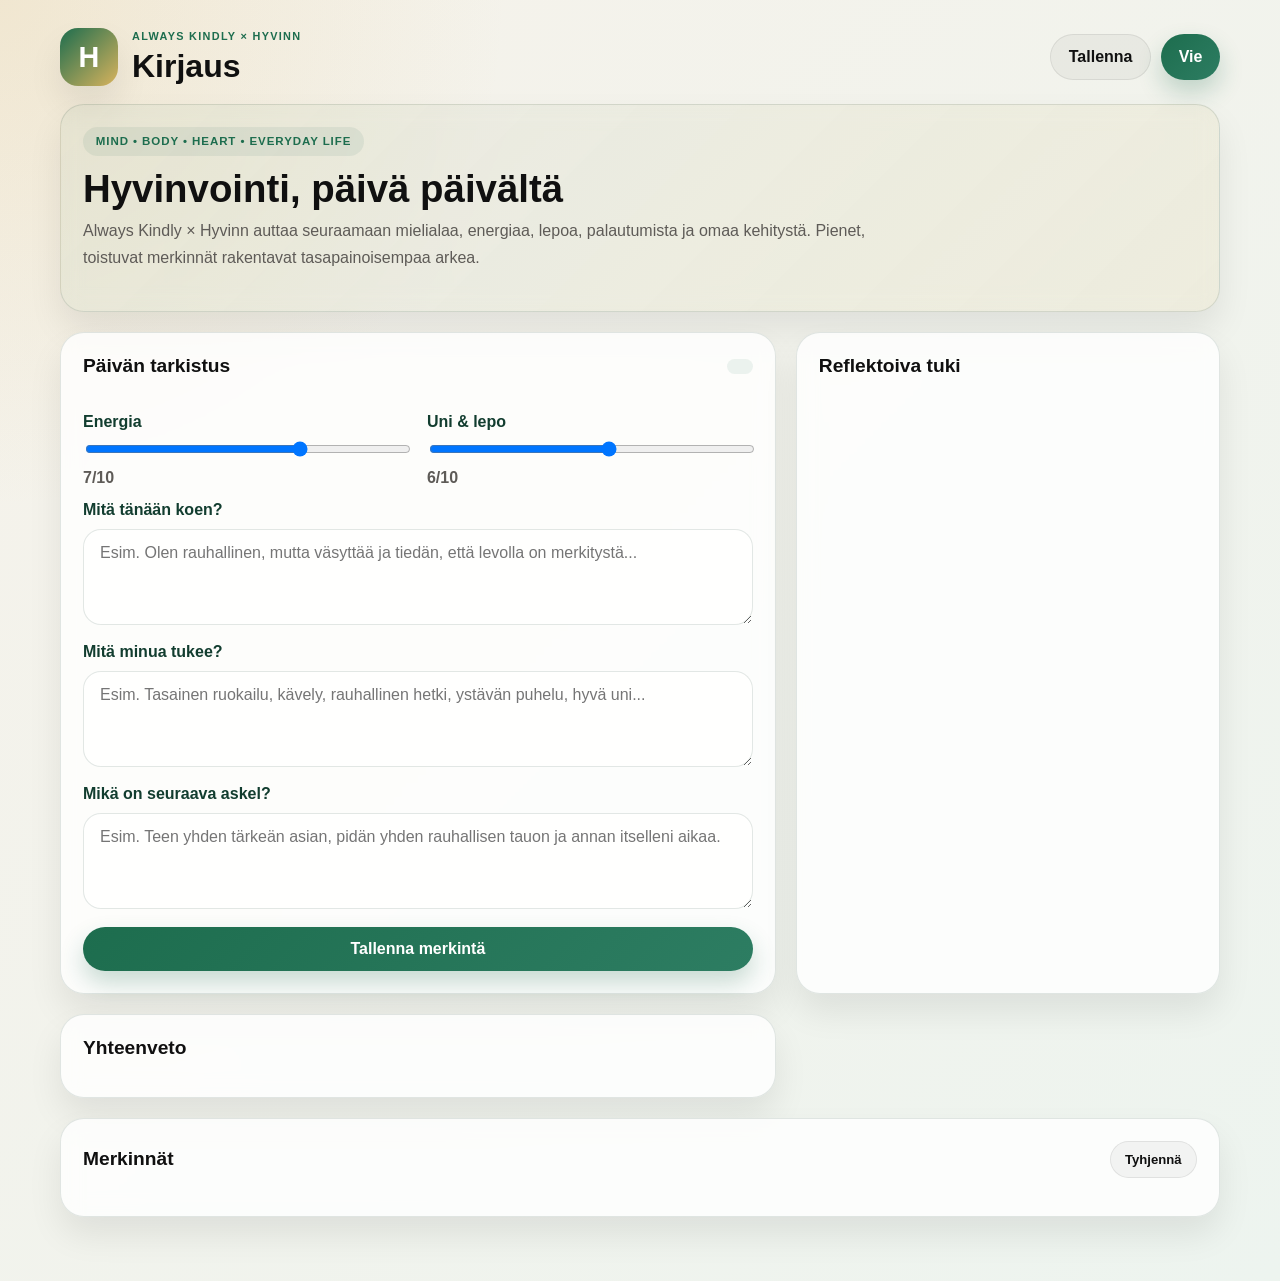
<file: oma-tahti/ios/OmaTahti/Web/index.html>
<!doctype html>
<html lang="fi">
  <head>
    <meta charset="utf-8" />
    <meta name="viewport" content="width=device-width,initial-scale=1" />
    <meta name="description" content="Always Kindly × Hyvinn — hyvinvointi, päiväkirja, mieli, energia ja yhteenveto." />
    <title>Always Kindly × Hyvinn</title>
    <link rel="stylesheet" href="style.css" />
  </head>
  <body>
    <div class="app-shell">
      <header class="topbar">
        <div class="brand-block">
          <div class="brand-mark">H</div>
          <div>
            <p class="brand-label">Always Kindly × Hyvinn</p>
            <h1>Kirjaus</h1>
          </div>
        </div>

        <div class="top-actions">
          <button id="saveBtn" class="ghost" type="button">Tallenna</button>
          <button id="exportBtn" class="primary" type="button">Vie</button>
        </div>
      </header>

      <main class="layout">
        <section class="card hero">
          <div class="eyebrow">Mind • Body • Heart • Everyday Life</div>
          <h2>Hyvinvointi, päivä päivältä</h2>
          <p>
            Always Kindly × Hyvinn auttaa seuraamaan mielialaa, energiaa, lepoa, palautumista ja omaa kehitystä.
            Pienet, toistuvat merkinnät rakentavat tasapainoisempaa arkea.
          </p>
          <div class="hero-metrics" id="heroMetrics"></div>
        </section>

        <section class="card checkin-panel">
          <div class="section-header">
            <h3>Päivän tarkistus</h3>
            <div id="todayDate" class="pill"></div>
          </div>

          <div class="mood-row" id="moodRow"></div>

          <div class="form-grid">
            <label>
              Energia
              <input id="energy" type="range" min="1" max="10" value="7" />
              <span id="energyValue">7/10</span>
            </label>

            <label>
              Uni & lepo
              <input id="sleep" type="range" min="1" max="10" value="6" />
              <span id="sleepValue">6/10</span>
            </label>
          </div>

          <div class="field-group">
            <label for="reflection">Mitä tänään koen?</label>
            <textarea id="reflection" placeholder="Esim. Olen rauhallinen, mutta väsyttää ja tiedän, että levolla on merkitystä..."></textarea>
          </div>

          <div class="field-group">
            <label for="support">Mitä minua tukee?</label>
            <textarea id="support" placeholder="Esim. Tasainen ruokailu, kävely, rauhallinen hetki, ystävän puhelu, hyvä uni..."></textarea>
          </div>

          <div class="field-group">
            <label for="nextStep">Mikä on seuraava askel?</label>
            <textarea id="nextStep" placeholder="Esim. Teen yhden tärkeän asian, pidän yhden rauhallisen tauon ja annan itselleni aikaa."></textarea>
          </div>

          <button id="saveEntryBtn" class="primary wide" type="button">Tallenna merkintä</button>
        </section>

        <aside class="card prompts-panel">
          <div class="section-header">
            <h3>Reflektoiva tuki</h3>
          </div>
          <div class="prompt-list" id="promptList"></div>
        </aside>

        <section class="card summary-panel">
          <div class="section-header">
            <h3>Yhteenveto</h3>
          </div>
          <div id="summaryGrid" class="summary-grid"></div>
        </section>

        <section class="card entries-panel">
          <div class="section-header">
            <h3>Merkinnät</h3>
            <button id="clearBtn" class="ghost small" type="button">Tyhjennä</button>
          </div>
          <div id="entriesList" class="entries-list"></div>
        </section>
      </main>
    </div>

    <div id="status" class="status" aria-live="polite"></div>

    <script src="app.js"></script>
  </body>
</html>
</file>
<file: oma-tahti/ios/OmaTahti/Web/style.css>
:root {
  --green: #1d6d4e;
  --green-dark: #123d2f;
  --gold: #d8b35d;
  --black: #101010;
  --cream: #f6f2ea;
  --whisper: #edf4ef;
  --muted: #5e5b57;
  --card: rgba(255, 255, 255, 0.8);
  --border: rgba(18, 61, 47, 0.12);
  --shadow: 0 18px 34px rgba(16, 16, 16, 0.08);
}

* { box-sizing: border-box; }

html { scroll-behavior: smooth; }

body {
  margin: 0;
  font-family: "SF Pro Display", "Segoe UI", sans-serif;
  background:
    radial-gradient(circle at top left, rgba(216, 179, 93, 0.18), transparent 28%),
    linear-gradient(135deg, var(--cream), var(--whisper));
  color: var(--black);
}

button, input, textarea {
  font: inherit;
}

button {
  cursor: pointer;
}

.app-shell {
  max-width: 1200px;
  margin: 0 auto;
  padding: 28px 20px 64px;
}

.topbar {
  display: flex;
  align-items: center;
  justify-content: space-between;
  gap: 16px;
  padding-bottom: 18px;
}

.brand-block {
  display: flex;
  align-items: center;
  gap: 14px;
}

.brand-mark {
  width: 58px;
  height: 58px;
  border-radius: 18px;
  display: grid;
  place-items: center;
  font-size: 1.8rem;
  font-weight: 800;
  color: #fff;
  background: linear-gradient(135deg, var(--green) 0%, var(--gold) 100%);
  box-shadow: var(--shadow);
}

.brand-label {
  margin: 0;
  color: var(--green);
  letter-spacing: 0.12em;
  text-transform: uppercase;
  font-size: 0.68rem;
  font-weight: 700;
}

h1 {
  margin: 6px 0 0;
  font-size: clamp(1.8rem, 2.5vw, 2.8rem);
}

.top-actions {
  display: flex;
  gap: 10px;
  flex-wrap: wrap;
}

button.primary, button.ghost {
  border: none;
  border-radius: 999px;
  padding: 0.8rem 1.1rem;
  font-weight: 700;
  transition: transform 0.2s ease;
}

button.primary {
  background: linear-gradient(135deg, var(--green) 0%, #2d7d62 100%);
  color: white;
  box-shadow: 0 12px 24px rgba(29, 109, 78, 0.24);
}

button.ghost {
  background: rgba(16, 16, 16, 0.04);
  color: var(--black);
  border: 1px solid rgba(16, 16, 16, 0.08);
}

button.small {
  padding: 0.62rem 0.9rem;
  font-size: 0.82rem;
}

button.wide {
  width: 100%;
  margin-top: 14px;
}

button:hover {
  transform: translateY(-1px);
}

.layout {
  display: grid;
  grid-template-columns: minmax(0, 1.35fr) minmax(260px, 0.8fr);
  gap: 20px;
}

.card {
  background: var(--card);
  border: 1px solid var(--border);
  border-radius: 24px;
  padding: 22px;
  box-shadow: var(--shadow);
  backdrop-filter: blur(10px);
}

.hero {
  grid-column: 1 / -1;
  background: linear-gradient(135deg, rgba(29,109,78,0.05), rgba(216,179,93,0.1));
}

.eyebrow {
  display: inline-flex;
  border-radius: 999px;
  background: rgba(29, 109, 78, 0.08);
  color: var(--green);
  font-size: 0.72rem;
  letter-spacing: 0.08em;
  text-transform: uppercase;
  padding: 0.52rem 0.8rem;
  font-weight: 700;
}

.hero h2 {
  margin: 12px 0 8px;
  font-size: clamp(2rem, 3vw, 3rem);
  line-height: 1.08;
}

.hero p {
  margin: 0;
  max-width: 820px;
  color: var(--muted);
  line-height: 1.7;
}

.hero-metrics {
  display: flex;
  flex-wrap: wrap;
  gap: 12px;
  margin-top: 18px;
}

.metric {
  padding: 0.72rem 0.9rem;
  border-radius: 14px;
  background: rgba(255,255,255,0.56);
  border: 1px solid rgba(29,109,78,0.08);
  color: var(--green-dark);
  font-weight: 700;
}

.section-header {
  display: flex;
  align-items: center;
  justify-content: space-between;
  gap: 10px;
  margin-bottom: 16px;
}

.section-header h3 {
  margin: 0;
  font-size: 1.2rem;
}

.pill {
  display: inline-flex;
  align-items: center;
  padding: 0.45rem 0.8rem;
  border-radius: 999px;
  background: rgba(29, 109, 78, 0.08);
  color: var(--green-dark);
  font-size: 0.78rem;
  font-weight: 700;
}

.mood-row {
  display: flex;
  flex-wrap: wrap;
  gap: 10px;
  margin-bottom: 20px;
}

.mood-btn {
  border: 1px solid rgba(16,16,16,0.08);
  background: rgba(255,255,255,0.5);
  color: var(--black);
  border-radius: 999px;
  padding: 0.7rem 0.9rem;
  font-weight: 700;
}

.mood-btn.active {
  background: linear-gradient(135deg, rgba(29,109,78,0.12), rgba(216,179,93,0.18));
  border-color: rgba(29,109,78,0.18);
}

.form-grid {
  display: grid;
  grid-template-columns: repeat(2, minmax(0, 1fr));
  gap: 18px;
  margin-bottom: 14px;
}

label {
  display: block;
  font-weight: 700;
  color: var(--green-dark);
}

input[type="range"] {
  width: 100%;
  margin-top: 10px;
}

span[id$="Value"] {
  display: inline-block;
  margin-top: 8px;
  color: var(--muted);
  font-weight: 600;
}

.field-group {
  margin-top: 14px;
}

textarea {
  width: 100%;
  min-height: 96px;
  margin-top: 10px;
  resize: vertical;
  border: 1px solid rgba(18, 61, 47, 0.12);
  border-radius: 18px;
  background: rgba(255,255,255,0.72);
  padding: 14px 16px;
  color: var(--black);
}

.prompt-list {
  display: grid;
  gap: 10px;
}

.prompt-card {
  padding: 0.9rem 0.95rem;
  border-radius: 16px;
  background: rgba(29,109,78,0.04);
  border: 1px solid rgba(29,109,78,0.08);
  color: var(--black);
  line-height: 1.55;
}

.summary-grid {
  display: grid;
  grid-template-columns: repeat(3, minmax(0, 1fr));
  gap: 12px;
}

.summary-box {
  padding: 0.9rem 1rem;
  border-radius: 16px;
  background: rgba(255,255,255,0.54);
  border: 1px solid rgba(29,109,78,0.08);
}

.summary-box .label {
  display: block;
  color: var(--muted);
  font-size: 0.75rem;
  text-transform: uppercase;
  letter-spacing: 0.08em;
  margin-bottom: 8px;
}

.summary-box .value {
  font-size: 1.4rem;
  font-weight: 800;
  color: var(--green-dark);
}

.entries-panel {
  grid-column: 1 / -1;
}

.entries-list {
  display: grid;
  gap: 12px;
}

.entry-card {
  border-radius: 18px;
  background: rgba(255,255,255,0.58);
  border: 1px solid rgba(18,61,47,0.08);
  padding: 14px 16px;
}

.entry-card h4 {
  margin: 0 0 8px;
  color: var(--green-dark);
  font-size: 1rem;
}

.entry-card p {
  margin: 0 0 8px;
  line-height: 1.65;
}

.entry-meta {
  display: flex;
  flex-wrap: wrap;
  gap: 10px;
  font-size: 0.8rem;
  color: var(--muted);
}

.status {
  position: fixed;
  left: 50%;
  bottom: 22px;
  transform: translateX(-50%);
  display: none;
  background: rgba(16,16,16,0.92);
  color: white;
  padding: 0.8rem 1rem;
  border-radius: 999px;
  font-weight: 700;
  box-shadow: 0 16px 28px rgba(0,0,0,0.18);
}

@media (max-width: 820px) {
  .layout {
    grid-template-columns: 1fr;
  }

  .summary-grid {
    grid-template-columns: 1fr;
  }

  .form-grid {
    grid-template-columns: 1fr;
  }

  .topbar {
    flex-direction: column;
    align-items: flex-start;
  }
}
</file>
